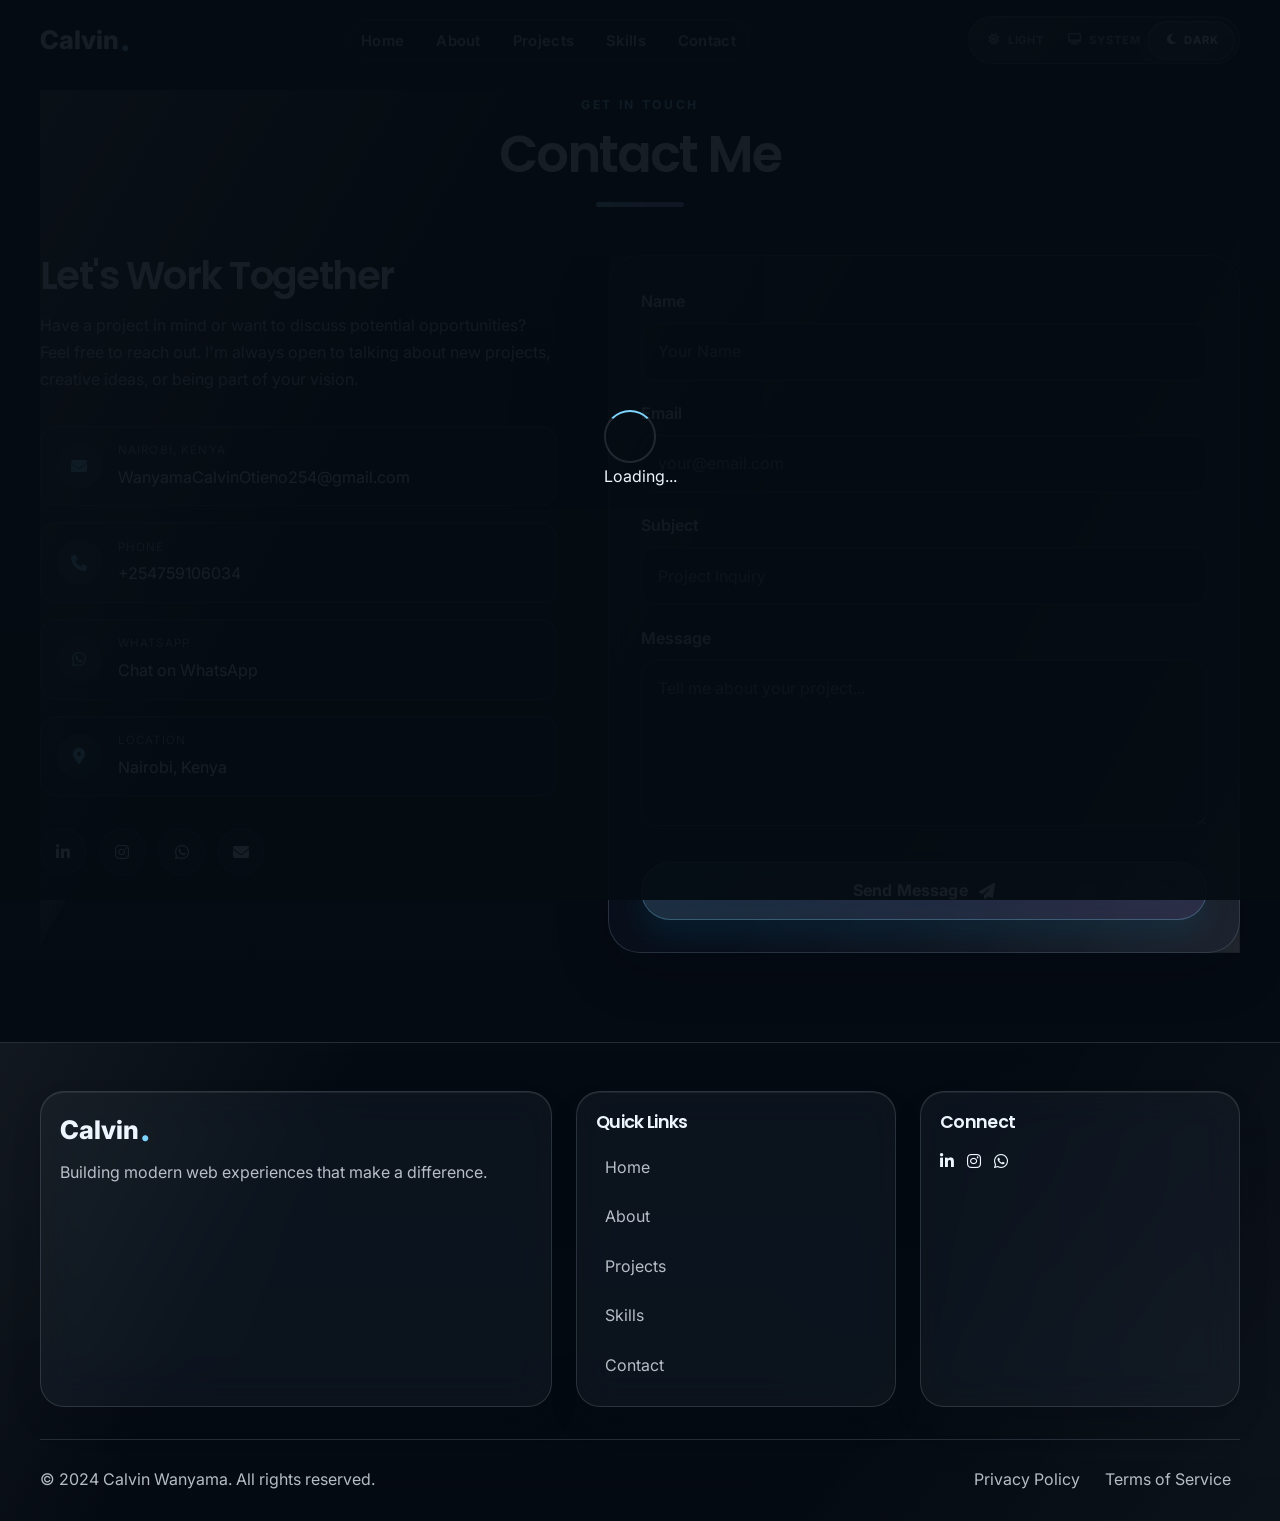
<file: contact.html>
<!DOCTYPE html>
<html lang="en" data-theme="dark">
<head>
    <meta charset="UTF-8">
    <meta name="viewport" content="width=device-width, initial-scale=1.0">
    <meta name="description" content="Get in touch with Calvin Wanyama for web product work, front-end builds, UI/UX collaboration, or digital experiences.">
    <meta name="keywords" content="contact, web developer, Calvin Wanyama, project inquiry, UI/UX, product collaboration">
    <meta name="author" content="Calvin Wanyama">
    <meta property="og:title" content="Contact | Calvin Wanyama">
    <meta property="og:description" content="Start a conversation about your next digital product, brand experience, or front-end build.">
    <title>Contact | Calvin Wanyama</title>
    <link rel="stylesheet" href="style.css">
    <link rel="preconnect" href="https://fonts.googleapis.com">
    <link rel="preconnect" href="https://fonts.gstatic.com" crossorigin>
    <link href="https://fonts.googleapis.com/css2?family=Inter:wght@300;400;500;600;700;800&family=Poppins:wght@300;400;500;600;700&display=swap" rel="stylesheet">
    <link rel="stylesheet" href="https://cdnjs.cloudflare.com/ajax/libs/font-awesome/6.5.1/css/all.min.css">
    <link rel="icon" type="image/svg+xml" href="data:image/svg+xml,<svg xmlns='http://www.w3.org/2000/svg' viewBox='0 0 100 100'><text y='.9em' font-size='90'>💻</text></svg>">
</head>
<body>
    <a href="login.html" id="admin-link" style="display:none;">Admin</a>
    <!-- Loading Screen -->
    <div class="loader" id="loader">
        <div class="loader-content">
            <div class="loader-circle"></div>
            <p>Loading...</p>
        </div>
    </div>

    <!-- Header -->
    <header class="header" id="header">
        <nav class="navbar">
            <div class="container">
                <a href="index.html" class="logo">
                    <span class="logo-text">Calvin</span>
                    <span class="logo-dot">.</span>
                </a>
                <div class="nav-menu" id="nav-menu">
                    <ul class="nav-list">
                        <li><a href="index.html" class="nav-link">Home</a></li>
                        <li><a href="about.html" class="nav-link">About</a></li>
                        <li><a href="projects.html" class="nav-link">Projects</a></li>
                        <li><a href="skills.html" class="nav-link">Skills</a></li>
                        <li><a href="contact.html" class="nav-link active">Contact</a></li>
                    </ul>
                </div>
                <div class="nav-actions">
                    <div class="theme-toggle" id="theme-toggle" role="group" aria-label="Select color theme">
                        <span class="theme-indicator" aria-hidden="true"></span>
                        <button class="theme-option" type="button" data-theme-option="light" aria-label="Light theme" aria-pressed="false">
                            <i class="fas fa-sun"></i>
                            <span>Light</span>
                        </button>
                        <button class="theme-option" type="button" data-theme-option="system" aria-label="System theme" aria-pressed="false">
                            <i class="fas fa-desktop"></i>
                            <span>System</span>
                        </button>
                        <button class="theme-option" type="button" data-theme-option="dark" aria-label="Dark theme" aria-pressed="false">
                            <i class="fas fa-moon"></i>
                            <span>Dark</span>
                        </button>
                    </div>
                    <button class="hamburger" id="hamburger" aria-label="Toggle navigation">
                        <span></span>
                        <span></span>
                        <span></span>
                        <span></span>
                    </button>
                </div>
            </div>
        </nav>
    </header>

    <!-- Contact Section -->
    <section class="contact" id="contact">
        <div class="container">
            <div class="section-header">
                <span class="section-subtitle">Get in touch</span>
                <h2 class="section-title">Contact Me</h2>
                <div class="section-line"></div>
            </div>
            <div class="contact-content">
                <div class="contact-info">
                    <h3>Let's Work Together</h3>
                    <p>
                        Have a project in mind or want to discuss potential opportunities? Feel free to reach out. I'm always open to talking about new projects, creative ideas, or being part of your vision.
                    </p>
                    <div class="contact-details">
                        <div class="contact-item">
                            <i class="fas fa-envelope"></i>
                            <div>
                                <span class="contact-label">Email</span>
                                <a href="mailto:WanyamaCalvinOtieno254@gmail.com">WanyamaCalvinOtieno254@gmail.com</a>
                            </div>
                        </div>
                        <div class="contact-item">
                            <i class="fas fa-phone"></i>
                            <div>
                                <span class="contact-label">Phone</span>
                                <a href="tel:+254759106034">+254759106034</a>
                            </div>
                        </div>
                        <div class="contact-item">
                            <i class="fab fa-whatsapp"></i>
                            <div>
                                <span class="contact-label">WhatsApp</span>
                                <a href="https://wa.link/qf2q41" target="_blank" rel="noopener noreferrer">Chat on WhatsApp</a>
                            </div>
                        </div>
                        <div class="contact-item">
                            <i class="fas fa-map-marker-alt"></i>
                            <div>
                                <span class="contact-label">Location</span>
                                <span>Nairobi, Kenya</span>
                            </div>
                        </div>
                    </div>
                    <div class="contact-social">
                        <a href="https://www.linkedin.com/in/calvin-wanyama-872535248" target="_blank" rel="noopener noreferrer" class="social-link" aria-label="LinkedIn">
                            <i class="fab fa-linkedin-in"></i>
                        </a>
                        <a href="https://www.instagram.com/onplug.8k" target="_blank" rel="noopener noreferrer" class="social-link" aria-label="Instagram">
                            <i class="fab fa-instagram"></i>
                        </a>
                        <a href="https://wa.link/qf2q41" target="_blank" rel="noopener noreferrer" class="social-link" aria-label="WhatsApp">
                            <i class="fab fa-whatsapp"></i>
                        </a>
                        <a href="https://mail.google.com/mail/?view=cm&fs=1&to=WanyamaCalvinOtieno254@gmail.com&su=Contact%20from%20Portfolio&body=Hello%20Calvin%2C%0A%0A" target="_blank" rel="noopener noreferrer" class="social-link" aria-label="Gmail">
                            <i class="fas fa-envelope"></i>
                        </a>
                    </div>
                </div>
                <form class="contact-form" id="contact-form">
                    <div class="form-group">
                        <label for="name">Name</label>
                        <input type="text" id="name" name="name" required placeholder="Your Name">
                    </div>
                    <div class="form-group">
                        <label for="email">Email</label>
                        <input type="email" id="email" name="email" required placeholder="your@email.com">
                    </div>
                    <div class="form-group">
                        <label for="subject">Subject</label>
                        <input type="text" id="subject" name="subject" required placeholder="Project Inquiry">
                    </div>
                    <div class="form-group">
                        <label for="message">Message</label>
                        <textarea id="message" name="message" rows="5" required placeholder="Tell me about your project..."></textarea>
                    </div>
                    <button type="submit" class="btn btn-primary">
                        <span>Send Message</span>
                        <i class="fas fa-paper-plane"></i>
                    </button>
                </form>
            </div>
        </div>
    </section>

    <!-- Footer -->
    <footer class="footer">
        <div class="container">
            <div class="footer-content">
                <div class="footer-brand">
                    <a href="index.html" class="logo">
                        <span class="logo-text">Calvin</span>
                        <span class="logo-dot">.</span>
                    </a>
                    <p>Building modern web experiences that make a difference.</p>
                </div>
                <div class="footer-links">
                    <h4>Quick Links</h4>
                    <ul>
                        <li><a href="index.html">Home</a></li>
                        <li><a href="about.html">About</a></li>
                        <li><a href="projects.html">Projects</a></li>
                        <li><a href="skills.html">Skills</a></li>
                        <li><a href="contact.html">Contact</a></li>
                    </ul>
                </div>
                <div class="footer-social">
                    <h4>Connect</h4>
                    <div class="social-links">
                        <a href="https://www.linkedin.com/in/calvin-wanyama-872535248" target="_blank" rel="noopener noreferrer" aria-label="LinkedIn">
                            <i class="fab fa-linkedin-in"></i>
                        </a>
                        <a href="https://www.instagram.com/onplug.8k" target="_blank" rel="noopener noreferrer" aria-label="Instagram">
                            <i class="fab fa-instagram"></i>
                        </a>
                        <a href="https://wa.link/qf2q41" target="_blank" rel="noopener noreferrer" aria-label="WhatsApp">
                            <i class="fab fa-whatsapp"></i>
                        </a>
                    </div>
                </div>
            </div>
            <div class="footer-bottom">
                <p>&copy; 2024 Calvin Wanyama. All rights reserved.</p>
                <div class="footer-legal">
                    <a href="#">Privacy Policy</a>
                    <a href="#">Terms of Service</a>
                </div>
            </div>
        </div>
    </footer>

    <!-- Back to Top Button -->
    <button class="back-to-top" id="back-to-top" aria-label="Back to top">
        <i class="fas fa-arrow-up"></i>
    </button>

    <script src="script.js"></script>
</body>
</html>
</file>
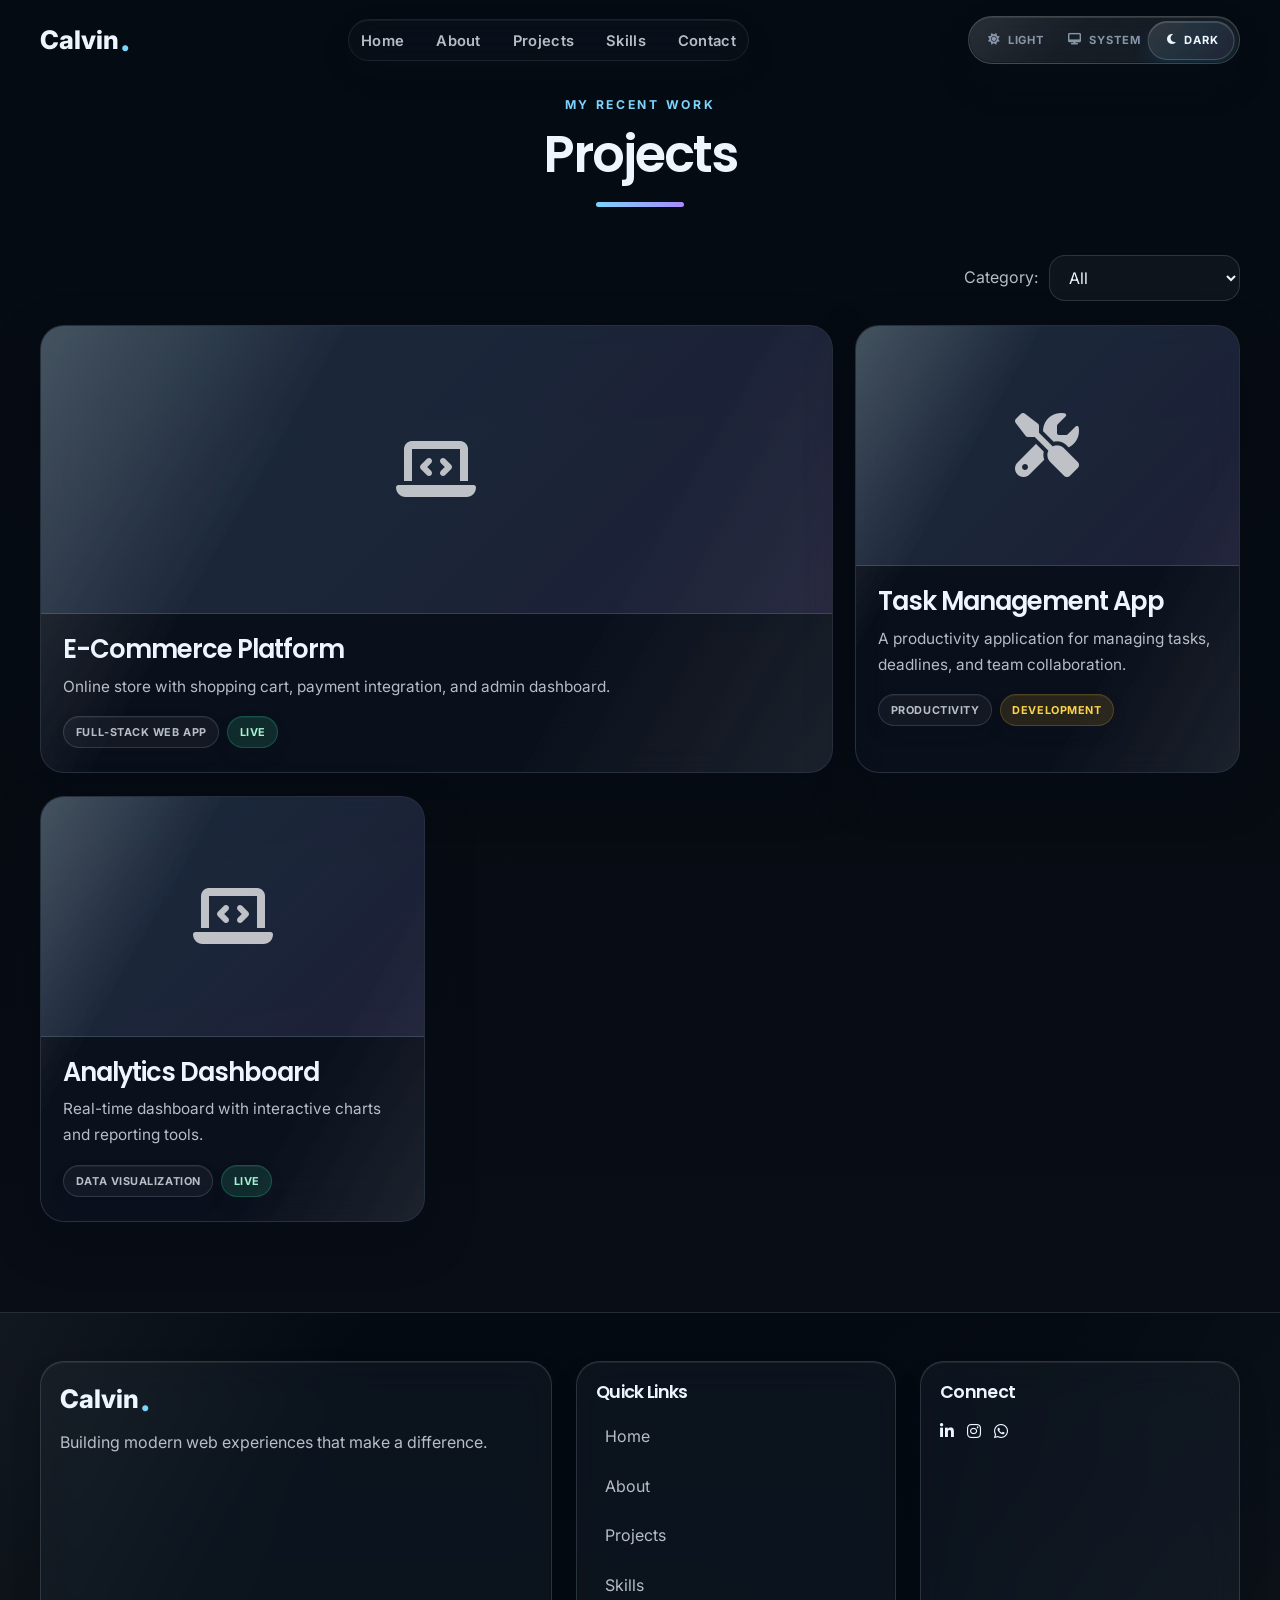
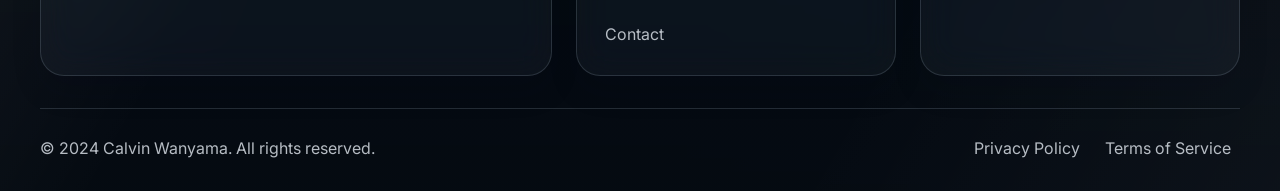
<file: projects.html>
<!DOCTYPE html>
<html lang="en" data-theme="dark">
<head>
    <meta charset="UTF-8">
    <meta name="viewport" content="width=device-width, initial-scale=1.0">
    <meta name="description" content="Selected work by Calvin Wanyama spanning product interfaces, web applications, and digital experiences built with a user-first approach.">
    <meta name="keywords" content="projects, web development portfolio, Calvin Wanyama, product design, frontend architecture">
    <meta name="author" content="Calvin Wanyama">
    <meta property="og:title" content="Selected Work | Calvin Wanyama">
    <meta property="og:description" content="A selection of product-driven digital builds and web experiences by Calvin Wanyama.">
    <title>Selected Work | Calvin Wanyama</title>
    <link rel="stylesheet" href="style.css">
    <link rel="preconnect" href="https://fonts.googleapis.com">
    <link rel="preconnect" href="https://fonts.gstatic.com" crossorigin>
    <link href="https://fonts.googleapis.com/css2?family=Inter:wght@300;400;500;600;700;800&family=Poppins:wght@300;400;500;600;700&display=swap" rel="stylesheet">
    <link rel="stylesheet" href="https://cdnjs.cloudflare.com/ajax/libs/font-awesome/6.5.1/css/all.min.css">
    <link rel="icon" type="image/svg+xml" href="data:image/svg+xml,<svg xmlns='http://www.w3.org/2000/svg' viewBox='0 0 100 100'><text y='.9em' font-size='90'>💻</text></svg>">
</head>
<body>
    <a href="login.html" id="admin-link" style="display:none;">Admin</a>
    <!-- Loading Screen -->
    <div class="loader" id="loader">
        <div class="loader-content">
            <div class="loader-circle"></div>
            <p>Loading...</p>
        </div>
    </div>

    <!-- Header -->
    <header class="header" id="header">
        <nav class="navbar">
            <div class="container">
                <a href="index.html" class="logo">
                    <span class="logo-text">Calvin</span>
                    <span class="logo-dot">.</span>
                </a>
                <div class="nav-menu" id="nav-menu">
                    <ul class="nav-list">
                        <li><a href="index.html" class="nav-link">Home</a></li>
                        <li><a href="about.html" class="nav-link">About</a></li>
                        <li><a href="projects.html" class="nav-link active">Projects</a></li>
                        <li><a href="skills.html" class="nav-link">Skills</a></li>
                        <li><a href="contact.html" class="nav-link">Contact</a></li>
                    </ul>
                </div>
                <div class="nav-actions">
                    <div class="theme-toggle" id="theme-toggle" role="group" aria-label="Select color theme">
                        <span class="theme-indicator" aria-hidden="true"></span>
                        <button class="theme-option" type="button" data-theme-option="light" aria-label="Light theme" aria-pressed="false">
                            <i class="fas fa-sun"></i>
                            <span>Light</span>
                        </button>
                        <button class="theme-option" type="button" data-theme-option="system" aria-label="System theme" aria-pressed="false">
                            <i class="fas fa-desktop"></i>
                            <span>System</span>
                        </button>
                        <button class="theme-option" type="button" data-theme-option="dark" aria-label="Dark theme" aria-pressed="false">
                            <i class="fas fa-moon"></i>
                            <span>Dark</span>
                        </button>
                    </div>
                    <button class="hamburger" id="hamburger" aria-label="Toggle navigation">
                        <span></span>
                        <span></span>
                        <span></span>
                        <span></span>
                    </button>
                </div>
            </div>
        </nav>
    </header>

    <!-- Projects Section -->
    <section class="projects" id="projects">
        <div class="container">
            <div class="section-header">
                <span class="section-subtitle">My recent work</span>
                <h2 class="section-title">Projects</h2>
                <div class="section-line"></div>
            </div>
            <div class="project-filter">
                <label for="filterType">Category:</label>
                <select id="filterType">
                    <option value="all">All</option>
                    <option value="Full‑stack web app">Full‑stack web app</option>
                    <option value="Productivity">Productivity</option>
                    <option value="Data visualization">Data visualization</option>
                </select>
            </div>

            <div class="projects-grid" id="projects-grid">
                <!-- cards will be rendered dynamically -->
            </div>        </div>
    </section>

    <!-- Footer -->
    <footer class="footer">
        <div class="container">
            <div class="footer-content">
                <div class="footer-brand">
                    <a href="index.html" class="logo">
                        <span class="logo-text">Calvin</span>
                        <span class="logo-dot">.</span>
                    </a>
                    <p>Building modern web experiences that make a difference.</p>
                </div>
                <div class="footer-links">
                    <h4>Quick Links</h4>
                    <ul>
                        <li><a href="index.html">Home</a></li>
                        <li><a href="about.html">About</a></li>
                        <li><a href="projects.html">Projects</a></li>
                        <li><a href="skills.html">Skills</a></li>
                        <li><a href="contact.html">Contact</a></li>
                    </ul>
                </div>
                <div class="footer-social">
                    <h4>Connect</h4>
                    <div class="social-links">
                        <a href="https://www.linkedin.com/in/calvin-wanyama-872535248" target="_blank" rel="noopener noreferrer" aria-label="LinkedIn">
                            <i class="fab fa-linkedin-in"></i>
                        </a>
                        <a href="https://www.instagram.com/onplug.8k" target="_blank" rel="noopener noreferrer" aria-label="Instagram">
                            <i class="fab fa-instagram"></i>
                        </a>
                        <a href="https://wa.link/qf2q41" target="_blank" rel="noopener noreferrer" aria-label="WhatsApp">
                            <i class="fab fa-whatsapp"></i>
                        </a>
                    </div>
                </div>
            </div>
            <div class="footer-bottom">
                <p>&copy; 2024 Calvin Wanyama. All rights reserved.</p>
                <div class="footer-legal">
                    <a href="#">Privacy Policy</a>
                    <a href="#">Terms of Service</a>
                </div>
            </div>
        </div>
    </footer>

    <!-- Back to Top Button -->
    <button class="back-to-top" id="back-to-top" aria-label="Back to top">
        <i class="fas fa-arrow-up"></i>
    </button>

    <script src="script.js"></script>
</body>
</html>
</file>
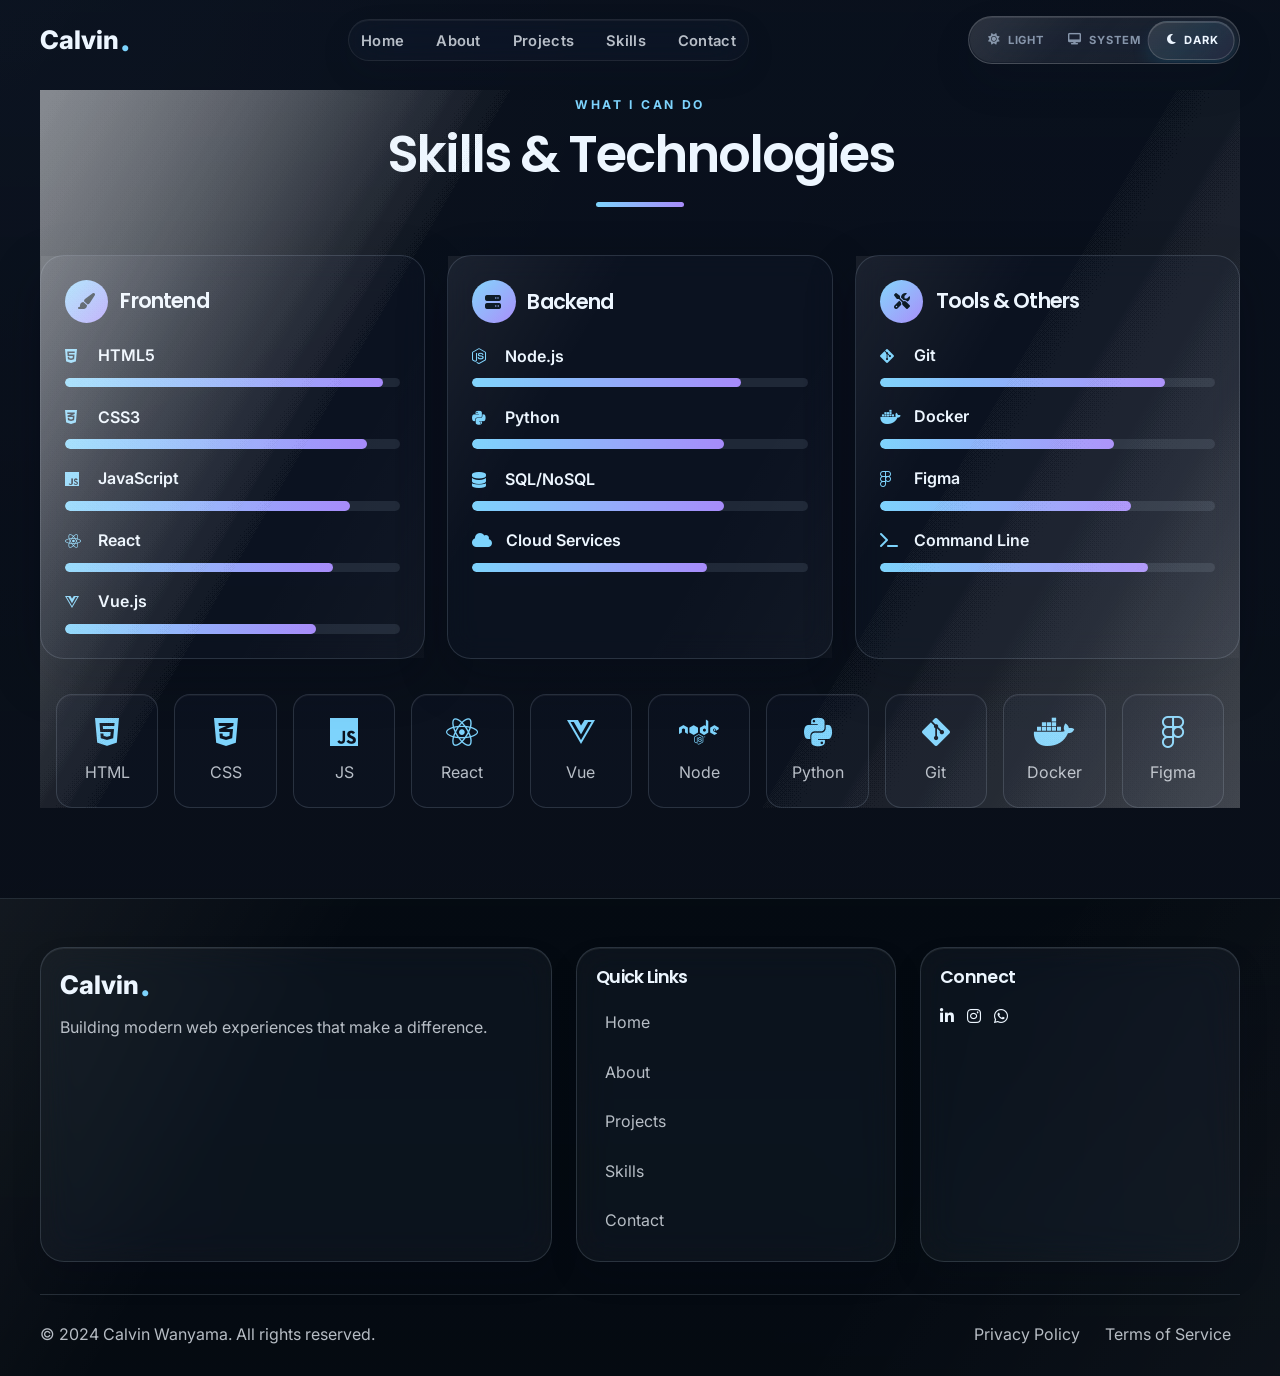
<file: skills.html>
<!DOCTYPE html>
<html lang="en" data-theme="dark">
<head>
    <meta charset="UTF-8">
    <meta name="viewport" content="width=device-width, initial-scale=1.0">
    <meta name="description" content="Technical strengths and product-focused skill stack for Calvin Wanyama, including frontend systems, backend workflows, and digital product execution.">
    <meta name="keywords" content="skills, stack, web development, frontend, backend, UI/UX, Calvin Wanyama">
    <meta name="author" content="Calvin Wanyama">
    <meta property="og:title" content="Skills & Technical Stack | Calvin Wanyama">
    <meta property="og:description" content="Frontend, UX, and product engineering capabilities across modern web technologies.">
    <title>Skills & Technical Stack | Calvin Wanyama</title>
    <link rel="stylesheet" href="style.css">
    <link rel="preconnect" href="https://fonts.googleapis.com">
    <link rel="preconnect" href="https://fonts.gstatic.com" crossorigin>
    <link href="https://fonts.googleapis.com/css2?family=Inter:wght@300;400;500;600;700;800&family=Poppins:wght@300;400;500;600;700&display=swap" rel="stylesheet">
    <link rel="stylesheet" href="https://cdnjs.cloudflare.com/ajax/libs/font-awesome/6.5.1/css/all.min.css">
    <link rel="icon" type="image/svg+xml" href="data:image/svg+xml,<svg xmlns='http://www.w3.org/2000/svg' viewBox='0 0 100 100'><text y='.9em' font-size='90'>💻</text></svg>">
</head>
<body>
    <a href="login.html" id="admin-link" style="display:none;">Admin</a>
    <!-- Loading Screen -->
    <div class="loader" id="loader">
        <div class="loader-content">
            <div class="loader-circle"></div>
            <p>Loading...</p>
        </div>
    </div>

    <!-- Header -->
    <header class="header" id="header">
        <nav class="navbar">
            <div class="container">
                <a href="index.html" class="logo">
                    <span class="logo-text">Calvin</span>
                    <span class="logo-dot">.</span>
                </a>
                <div class="nav-menu" id="nav-menu">
                    <ul class="nav-list">
                        <li><a href="index.html" class="nav-link">Home</a></li>
                        <li><a href="about.html" class="nav-link">About</a></li>
                        <li><a href="projects.html" class="nav-link">Projects</a></li>
                        <li><a href="skills.html" class="nav-link active">Skills</a></li>
                        <li><a href="contact.html" class="nav-link">Contact</a></li>
                    </ul>
                </div>
                <div class="nav-actions">
                    <div class="theme-toggle" id="theme-toggle" role="group" aria-label="Select color theme">
                        <span class="theme-indicator" aria-hidden="true"></span>
                        <button class="theme-option" type="button" data-theme-option="light" aria-label="Light theme" aria-pressed="false">
                            <i class="fas fa-sun"></i>
                            <span>Light</span>
                        </button>
                        <button class="theme-option" type="button" data-theme-option="system" aria-label="System theme" aria-pressed="false">
                            <i class="fas fa-desktop"></i>
                            <span>System</span>
                        </button>
                        <button class="theme-option" type="button" data-theme-option="dark" aria-label="Dark theme" aria-pressed="false">
                            <i class="fas fa-moon"></i>
                            <span>Dark</span>
                        </button>
                    </div>
                    <button class="hamburger" id="hamburger" aria-label="Toggle navigation">
                        <span></span>
                        <span></span>
                        <span></span>
                        <span></span>
                    </button>
                </div>
            </div>
        </nav>
    </header>

    <!-- Skills Section -->
    <section class="skills" id="skills">
        <div class="container">
            <div class="section-header">
                <span class="section-subtitle">What I can do</span>
                <h2 class="section-title">Skills & Technologies</h2>
                <div class="section-line"></div>
            </div>
            <div class="skills-content">
                <!-- Frontend -->
                <div class="skills-category">
                    <div class="category-header">
                        <i class="fas fa-paint-brush"></i>
                        <h3>Frontend</h3>
                    </div>
                    <div class="skills-list">
                        <div class="skill-item">
                            <div class="skill-info">
                                <i class="fab fa-html5"></i>
                                <span>HTML5</span>
                            </div>
                            <div class="skill-bar">
                                <div class="skill-progress" style="width: 95%"></div>
                            </div>
                        </div>
                        <div class="skill-item">
                            <div class="skill-info">
                                <i class="fab fa-css3-alt"></i>
                                <span>CSS3</span>
                            </div>
                            <div class="skill-bar">
                                <div class="skill-progress" style="width: 90%"></div>
                            </div>
                        </div>
                        <div class="skill-item">
                            <div class="skill-info">
                                <i class="fab fa-js"></i>
                                <span>JavaScript</span>
                            </div>
                            <div class="skill-bar">
                                <div class="skill-progress" style="width: 85%"></div>
                            </div>
                        </div>
                        <div class="skill-item">
                            <div class="skill-info">
                                <i class="fab fa-react"></i>
                                <span>React</span>
                            </div>
                            <div class="skill-bar">
                                <div class="skill-progress" style="width: 80%"></div>
                            </div>
                        </div>
                        <div class="skill-item">
                            <div class="skill-info">
                                <i class="fab fa-vuejs"></i>
                                <span>Vue.js</span>
                            </div>
                            <div class="skill-bar">
                                <div class="skill-progress" style="width: 75%"></div>
                            </div>
                        </div>
                    </div>
                </div>

                <!-- Backend -->
                <div class="skills-category">
                    <div class="category-header">
                        <i class="fas fa-server"></i>
                        <h3>Backend</h3>
                    </div>
                    <div class="skills-list">
                        <div class="skill-item">
                            <div class="skill-info">
                                <i class="fab fa-node-js"></i>
                                <span>Node.js</span>
                            </div>
                            <div class="skill-bar">
                                <div class="skill-progress" style="width: 80%"></div>
                            </div>
                        </div>
                        <div class="skill-item">
                            <div class="skill-info">
                                <i class="fab fa-python"></i>
                                <span>Python</span>
                            </div>
                            <div class="skill-bar">
                                <div class="skill-progress" style="width: 75%"></div>
                            </div>
                        </div>
                        <div class="skill-item">
                            <div class="skill-info">
                                <i class="fas fa-database"></i>
                                <span>SQL/NoSQL</span>
                            </div>
                            <div class="skill-bar">
                                <div class="skill-progress" style="width: 75%"></div>
                            </div>
                        </div>
                        <div class="skill-item">
                            <div class="skill-info">
                                <i class="fas fa-cloud"></i>
                                <span>Cloud Services</span>
                            </div>
                            <div class="skill-bar">
                                <div class="skill-progress" style="width: 70%"></div>
                            </div>
                        </div>
                    </div>
                </div>

                <!-- Tools -->
                <div class="skills-category">
                    <div class="category-header">
                        <i class="fas fa-tools"></i>
                        <h3>Tools & Others</h3>
                    </div>
                    <div class="skills-list">
                        <div class="skill-item">
                            <div class="skill-info">
                                <i class="fab fa-git-alt"></i>
                                <span>Git</span>
                            </div>
                            <div class="skill-bar">
                                <div class="skill-progress" style="width: 85%"></div>
                            </div>
                        </div>
                        <div class="skill-item">
                            <div class="skill-info">
                                <i class="fab fa-docker"></i>
                                <span>Docker</span>
                            </div>
                            <div class="skill-bar">
                                <div class="skill-progress" style="width: 70%"></div>
                            </div>
                        </div>
                        <div class="skill-item">
                            <div class="skill-info">
                                <i class="fab fa-figma"></i>
                                <span>Figma</span>
                            </div>
                            <div class="skill-bar">
                                <div class="skill-progress" style="width: 75%"></div>
                            </div>
                        </div>
                        <div class="skill-item">
                            <div class="skill-info">
                                <i class="fas fa-terminal"></i>
                                <span>Command Line</span>
                            </div>
                            <div class="skill-bar">
                                <div class="skill-progress" style="width: 80%"></div>
                            </div>
                        </div>
                    </div>
                </div>
            </div>

            <!-- Skills Icons -->
            <div class="skills-icons">
                <div class="skill-icon-item" title="HTML5">
                    <i class="fab fa-html5"></i>
                    <span>HTML</span>
                </div>
                <div class="skill-icon-item" title="CSS3">
                    <i class="fab fa-css3-alt"></i>
                    <span>CSS</span>
                </div>
                <div class="skill-icon-item" title="JavaScript">
                    <i class="fab fa-js"></i>
                    <span>JS</span>
                </div>
                <div class="skill-icon-item" title="React">
                    <i class="fab fa-react"></i>
                    <span>React</span>
                </div>
                <div class="skill-icon-item" title="Vue.js">
                    <i class="fab fa-vuejs"></i>
                    <span>Vue</span>
                </div>
                <div class="skill-icon-item" title="Node.js">
                    <i class="fab fa-node"></i>
                    <span>Node</span>
                </div>
                <div class="skill-icon-item" title="Python">
                    <i class="fab fa-python"></i>
                    <span>Python</span>
                </div>
                <div class="skill-icon-item" title="Git">
                    <i class="fab fa-git-alt"></i>
                    <span>Git</span>
                </div>
                <div class="skill-icon-item" title="Docker">
                    <i class="fab fa-docker"></i>
                    <span>Docker</span>
                </div>
                <div class="skill-icon-item" title="Figma">
                    <i class="fab fa-figma"></i>
                    <span>Figma</span>
                </div>
            </div>
        </div>
    </section>

    <!-- Footer -->
    <footer class="footer">
        <div class="container">
            <div class="footer-content">
                <div class="footer-brand">
                    <a href="index.html" class="logo">
                        <span class="logo-text">Calvin</span>
                        <span class="logo-dot">.</span>
                    </a>
                    <p>Building modern web experiences that make a difference.</p>
                </div>
                <div class="footer-links">
                    <h4>Quick Links</h4>
                    <ul>
                        <li><a href="index.html">Home</a></li>
                        <li><a href="about.html">About</a></li>
                        <li><a href="projects.html">Projects</a></li>
                        <li><a href="skills.html">Skills</a></li>
                        <li><a href="contact.html">Contact</a></li>
                    </ul>
                </div>
                <div class="footer-social">
                    <h4>Connect</h4>
                    <div class="social-links">
                        <a href="https://www.linkedin.com/in/calvin-wanyama-872535248" target="_blank" rel="noopener noreferrer" aria-label="LinkedIn">
                            <i class="fab fa-linkedin-in"></i>
                        </a>
                        <a href="https://www.instagram.com/onplug.8k" target="_blank" rel="noopener noreferrer" aria-label="Instagram">
                            <i class="fab fa-instagram"></i>
                        </a>
                        <a href="https://wa.link/qf2q41" target="_blank" rel="noopener noreferrer" aria-label="WhatsApp">
                            <i class="fab fa-whatsapp"></i>
                        </a>
                    </div>
                </div>
            </div>
            <div class="footer-bottom">
                <p>&copy; 2024 Calvin Wanyama. All rights reserved.</p>
                <div class="footer-legal">
                    <a href="#">Privacy Policy</a>
                    <a href="#">Terms of Service</a>
                </div>
            </div>
        </div>
    </footer>

    <!-- Back to Top Button -->
    <button class="back-to-top" id="back-to-top" aria-label="Back to top">
        <i class="fas fa-arrow-up"></i>
    </button>

    <script src="script.js"></script>
</body>
</html>
</file>
<file: style.css>
:root {
    --bg-primary: #050b12;
    --bg-secondary: #0b1220;
    --bg-tertiary: #121d2d;
    --bg-strong: #0d1728;
    --surface-glass-subtle: rgba(255, 255, 255, 0.04);
    --surface-glass: rgba(148, 163, 184, 0.12);
    --surface-glass-strong: rgba(15, 23, 42, 0.72);
    --surface-soft: rgba(255, 255, 255, 0.06);
    --surface-panel: rgba(15, 23, 42, 0.40);
    --surface-strong: rgba(255, 255, 255, 0.08);
    --surface-elevated: rgba(15, 23, 42, 0.58);
    --card-bg: rgba(15, 23, 42, 0.7);
    --primary-color: #7dd3fc;
    --primary-dark: #38bdf8;
    --secondary-color: #a78bfa;
    --accent-strong: #34d399;
    --text-primary: #edf6ff;
    --text-secondary: rgba(226, 232, 240, 0.8);
    --text-muted: rgba(148, 163, 184, 0.9);
    --text-light: #cbd5e1;
    --border-color: rgba(148, 163, 184, 0.22);
    --border-strong: rgba(255, 255, 255, 0.26);
    --shadow-soft: 0 18px 50px rgba(2, 6, 23, 0.28);
    --shadow-glass: 0 30px 80px rgba(15, 23, 42, 0.5);
    --glass-highlight-opacity: 0.12;
    --glass-reflection-opacity: 0.08;
    --glass-glow-opacity: 0.06;
    --ambient-light-opacity: 0.08;
    --hero-light-opacity: 0.12;
    --surface-highlight-opacity: 0.09;
    --specular-opacity: 0.09;
    --hero-grad1: rgba(125, 211, 252, 0.14);
    --hero-grad2: rgba(167, 139, 250, 0.08);
    --section-padding: clamp(4.5rem, 7vw, 7rem) 0;
    --container-width: min(1200px, calc(100% - 2rem));
    --font-primary: 'Poppins', sans-serif;
    --font-secondary: 'Inter', sans-serif;
    --transition-fast: 0.2s ease;
    --transition-normal: 0.35s cubic-bezier(0.22, 1, 0.36, 1);
    --transition-slow: 0.55s cubic-bezier(0.22, 1, 0.36, 1);
    --radius-sm: 10px;
    --radius-md: 16px;
    --radius-lg: 24px;
    --radius-xl: 32px;
    --radius-full: 999px;
}

html[data-theme="light"] {
    --bg-primary: #f4f7fb;
    --bg-secondary: #eef3f9;
    --bg-tertiary: #e7edf6;
    --bg-strong: #f9fbff;
    --surface-glass-subtle: rgba(255, 255, 255, 0.20);
    --surface-glass: rgba(255, 255, 255, 0.38);
    --surface-glass-strong: rgba(255, 255, 255, 0.52);
    --surface-soft: rgba(15, 23, 42, 0.04);
    --surface-panel: rgba(255, 255, 255, 0.62);
    --surface-strong: rgba(255, 255, 255, 0.72);
    --surface-elevated: rgba(255, 255, 255, 0.66);
    --card-bg: rgba(255, 255, 255, 0.58);
    --primary-color: #2563eb;
    --primary-dark: #1d4ed8;
    --secondary-color: #7c3aed;
    --accent-strong: #0f766e;
    --text-primary: #141c2b;
    --text-secondary: #415366;
    --text-muted: #66758a;
    --text-light: #4b5d73;
    --border-color: rgba(15, 23, 42, 0.11);
    --border-strong: rgba(15, 23, 42, 0.18);
    --shadow-soft: 0 18px 50px rgba(15, 23, 42, 0.08);
    --shadow-glass: 0 32px 80px rgba(15, 23, 42, 0.12);
    --glass-highlight-opacity: 0.08;
    --glass-reflection-opacity: 0.05;
    --glass-glow-opacity: 0.04;
    --ambient-light-opacity: 0.04;
    --hero-light-opacity: 0.08;
    --surface-highlight-opacity: 0.05;
    --specular-opacity: 0.06;
    --hero-grad1: rgba(37, 99, 235, 0.08);
    --hero-grad2: rgba(124, 58, 237, 0.05);
    --hero-bg: radial-gradient(circle at 15% 18%, rgba(37, 99, 235, 0.08), transparent 30%),
        radial-gradient(circle at 80% 10%, rgba(124, 58, 237, 0.06), transparent 26%),
        linear-gradient(135deg, rgba(255, 255, 255, 0.72), rgba(238, 243, 249, 0.88));
}

* { box-sizing: border-box; margin: 0; padding: 0; }
html {
    scroll-behavior: smooth;
    scroll-padding-top: 88px;
}

body {
    font-family: var(--font-secondary);
    font-size: 16px;
    line-height: 1.7;
    color: var(--text-primary);
    background:
        radial-gradient(circle at top left, rgba(125, 211, 252, 0.07), transparent 32%),
        radial-gradient(circle at bottom right, rgba(167, 139, 250, 0.06), transparent 28%),
        var(--bg-primary);
    overflow-x: hidden;
    transition: background-color var(--transition-slow), color var(--transition-slow);
}

html[data-theme="light"] body {
    background:
        radial-gradient(circle at 10% 12%, rgba(37, 99, 235, 0.05), transparent 28%),
        radial-gradient(circle at 82% 16%, rgba(124, 58, 237, 0.04), transparent 24%),
        linear-gradient(180deg, #f6f9fc 0%, #edf3f9 100%);
}

body::before {
    content: "";
    position: fixed;
    inset: 0;
    pointer-events: none;
    background:
        linear-gradient(120deg, rgba(255,255,255,0.015), transparent 35%, rgba(255,255,255,0.008));
    z-index: 0;
}

h1, h2, h3, h4, h5, h6 {
    font-family: var(--font-primary);
    font-weight: 600;
    line-height: 1.08;
    letter-spacing: -0.04em;
    color: var(--text-primary);
}

a { text-decoration: none; color: inherit; }
ul { list-style: none; }
img { max-width: 100%; display: block; }
button, input, textarea, select { font: inherit; }
button {
    cursor: pointer;
    border: none;
    background: none;
}

.glass-panel,
.glass-surface,
.glass-chip,
.glass-floating {
    position: relative;
    background: linear-gradient(180deg, rgba(255,255,255,0.08), rgba(255,255,255,0.02));
    border: 1px solid var(--border-color);
    box-shadow: var(--shadow-soft);
    backdrop-filter: blur(18px) saturate(140%);
    -webkit-backdrop-filter: blur(18px) saturate(140%);
    overflow: hidden;
}

.glass-panel::before,
.glass-surface::before,
.glass-chip::before,
.glass-floating::before,
.project-card::before,
.skills-category::before,
.contact-form::before,
.contact-item::before,
.highlight-item::before,
.skill-icon-item::before,
.hero-meta span::before,
.tech-tag::before {
    content: "";
    position: absolute;
    inset: 0;
    background: linear-gradient(120deg, rgba(255,255,255,0.10), transparent 30%, transparent 68%, rgba(255,255,255,0.04));
    pointer-events: none;
    opacity: 0.68;
}

:focus-visible {
    outline: 2px solid var(--primary-color);
    outline-offset: 3px;
}

.container {
    width: var(--container-width);
    margin: 0 auto;
    position: relative;
    z-index: 1;
}

.section-subtitle {
    display: inline-block;
    margin-bottom: 0.75rem;
    font-size: 0.76rem;
    letter-spacing: 0.22em;
    text-transform: uppercase;
    color: var(--primary-color);
    font-weight: 700;
}

.section-title {
    font-size: clamp(2.2rem, 4vw, 3.5rem);
    margin-bottom: 1.2rem;
}

.section-line {
    width: clamp(4rem, 9vw, 5.5rem);
    height: 0.3rem;
    background: linear-gradient(90deg, var(--primary-color), var(--secondary-color));
    border-radius: 999px;
    margin: 0 auto 2.8rem;
}

.btn {
    display: inline-flex;
    align-items: center;
    justify-content: center;
    gap: 0.7rem;
    min-height: 3.2rem;
    padding: 0.9rem 1.6rem;
    border-radius: var(--radius-full);
    border: 1px solid rgba(255,255,255,0.12);
    font-weight: 700;
    letter-spacing: 0.01em;
    transition: transform var(--transition-normal), box-shadow var(--transition-normal), border-color var(--transition-normal), background var(--transition-normal), color var(--transition-normal);
    will-change: transform;
}

.btn:hover {
    transform: translateY(-2px);
    box-shadow: 0 18px 35px rgba(14, 165, 233, 0.18);
}

.btn-primary {
    background: linear-gradient(135deg, rgba(125, 211, 252, 0.16), rgba(167, 139, 250, 0.12));
    color: var(--text-primary);
    border-color: rgba(125, 211, 252, 0.28);
    box-shadow: 0 16px 30px rgba(14, 165, 233, 0.09);
    backdrop-filter: blur(12px);
    -webkit-backdrop-filter: blur(12px);
}

.btn-secondary {
    background: var(--surface-panel);
    color: var(--text-primary);
    border-color: var(--border-color);
    box-shadow: inset 0 1px 0 rgba(255,255,255,0.08);
}

html[data-theme="light"] .btn-primary {
    background: linear-gradient(135deg, rgba(37, 99, 235, 0.10), rgba(124, 58, 237, 0.08));
    border-color: rgba(37, 99, 235, 0.12);
    color: #11233f;
    box-shadow: 0 18px 30px rgba(37, 99, 235, 0.06);
}

html[data-theme="light"] .btn-secondary {
    background: rgba(255,255,255,0.42);
    border-color: rgba(15, 23, 42, 0.08);
    color: var(--text-primary);
    box-shadow: inset 0 1px 0 rgba(255,255,255,0.55);
}

.loader {
    position: fixed;
    inset: 0;
    display: grid;
    place-items: center;
    background: rgba(5, 11, 18, 0.92);
    z-index: 9999;
    transition: opacity 0.6s ease, visibility 0.6s ease;
}

.loader.hidden {
    opacity: 0;
    visibility: hidden;
}

.loader-circle {
    width: 3.3rem;
    height: 3.3rem;
    border: 2px solid rgba(255,255,255,0.12);
    border-top-color: var(--primary-color);
    border-radius: 50%;
    animation: spin 0.9s linear infinite;
}

@keyframes spin { to { transform: rotate(360deg); } }

.header {
    position: fixed;
    inset: 0 0 auto 0;
    z-index: 1000;
    transition: background var(--transition-normal), border-color var(--transition-normal), backdrop-filter var(--transition-normal);
}

.header.scrolled {
    background: rgba(5, 11, 18, 0.55);
    backdrop-filter: blur(18px);
    -webkit-backdrop-filter: blur(18px);
    border-bottom: 1px solid var(--border-color);
}

html[data-theme="light"] .header.scrolled {
    background: rgba(255, 255, 255, 0.56);
    border-bottom-color: rgba(15, 23, 42, 0.08);
    box-shadow: 0 10px 30px rgba(15, 23, 42, 0.06);
}

.navbar {
    padding: 1rem 0;
}

.navbar .container {
    display: flex;
    align-items: center;
    justify-content: space-between;
    gap: 1rem;
}

.logo {
    display: inline-flex;
    align-items: center;
    gap: 0.1rem;
    font-size: clamp(1.5rem, 2vw, 2rem);
    font-weight: 800;
    line-height: 1;
}

.logo-text {
    color: var(--text-primary);
}

.logo-dot {
    color: var(--primary-color);
    font-size: 1.3em;
}

.nav-menu {
    display: flex;
    align-items: center;
    gap: 3rem;
    background: rgba(255,255,255,0.02);
    border: 1px solid rgba(255,255,255,0.08);
    border-radius: var(--radius-full);
    padding: 0.4rem 0.75rem;
    backdrop-filter: blur(18px)
    saturate(140%);
    -webkit-backdrop-filter: blur(18px) saturate(140%);
    box-shadow: inset 0 1px 0 rgba(255,255,255,0.05), 0 12px 30px rgba(15, 23, 42, 0.12);
}

.nav-list {
    display: flex;
    align-items: center;
    gap: 2rem;
}

.nav-link {
    position: relative;
    padding: 0.35rem 0;
    font-size: 0.92rem;
    color: var(--text-secondary);
    font-weight: 600;
    letter-spacing: 0.02em;
    transition: color var(--transition-fast);
}

.nav-link::after {
    content: "";
    position: absolute;
    left: 0;
    bottom: -0.2rem;
    width: 0;
    height: 2px;
    background: linear-gradient(90deg, var(--primary-color), var(--secondary-color));
    transition: width var(--transition-normal);
}

.nav-link:hover, .nav-link.active {
    color: var(--text-primary);
}

.nav-link:hover::after, .nav-link.active::after {
    width: 100%;
}

.nav-actions {
    display: flex;
    align-items: center;
    gap: 0.75rem;
}

.theme-toggle,
.social-link,
.back-to-top,
.scroll-down {
    display: inline-flex;
    align-items: center;
    justify-content: center;
    border-radius: var(--radius-full);
    border: 1px solid var(--border-color);
    background: rgba(255,255,255,0.04);
    color: var(--text-primary);
    backdrop-filter: blur(14px);
    -webkit-backdrop-filter: blur(14px);
    transition: transform var(--transition-normal), background var(--transition-normal), border-color var(--transition-normal), box-shadow var(--transition-normal);
}

.theme-toggle {
    --mouse-x: 50%;
    --mouse-y: 50%;
    position: relative;
    display: inline-flex;
    align-items: center;
    gap: 0.2rem;
    padding: 0.24rem;
    min-height: 3rem;
    border-radius: var(--radius-full);
    border: 1px solid rgba(255, 255, 255, 0.2);
    background: linear-gradient(135deg, rgba(255,255,255,0.08), rgba(255,255,255,0.03));
    box-shadow: inset 0 1px 0 rgba(255,255,255,0.14), 0 18px 40px rgba(15, 23, 42, 0.12);
    backdrop-filter: blur(20px) saturate(140%);
    -webkit-backdrop-filter: blur(20px) saturate(140%);
    overflow: hidden;
    isolation: isolate;
    transition: transform var(--transition-normal), box-shadow var(--transition-normal), border-color var(--transition-normal), background var(--transition-normal);
}

.theme-toggle::before {
    content: "";
    position: absolute;
    inset: 1px;
    border-radius: inherit;
    background: linear-gradient(135deg, rgba(255,255,255,0.08), rgba(255,255,255,0.02) 39%, rgba(255,255,255,0.04));
    pointer-events: none;
}

.theme-toggle::after {
    content: "";
    position: absolute;
    inset: -30%;
    background: radial-gradient(circle at var(--mouse-x) var(--mouse-y), rgba(255,255,255,0.14), transparent 28%);
    opacity: 0;
    transition: opacity 0.3s ease;
    pointer-events: none;
}

.theme-toggle:hover {
    transform: translateY(-2px);
    box-shadow: inset 0 1px 0 rgba(255,255,255,0.18), 0 20px 48px rgba(15, 23, 42, 0.2);
}

.theme-toggle:hover::after,
.theme-toggle:focus-within::after {
    opacity: 1;
}

.theme-indicator {
    position: absolute;
    left: 0.22rem;
    top: 0.22rem;
    bottom: 0.22rem;
    width: calc(33.333% - 0.16rem);
    border-radius: var(--radius-full);
    background: linear-gradient(135deg, rgba(255,255,255,0.12), rgba(125, 211, 252, 0.12), rgba(167, 139, 250, 0.08));
    border: 1px solid rgba(255,255,255,0.16);
    box-shadow: inset 0 1px 0 rgba(255,255,255,0.14), 0 10px 18px rgba(14, 165, 233, 0.12);
    transition: transform 360ms cubic-bezier(0.22, 1, 0.36, 1), width 360ms ease;
    z-index: 0;
}

.theme-option {
    position: relative;
    z-index: 1;
    display: inline-flex;
    align-items: center;
    justify-content: center;
    gap: 0.45rem;
    flex: 1 1 0;
    min-width: 3.2rem;
    min-height: 2.4rem;
    padding: 0.55rem 0.78rem;
    border: none;
    background: transparent;
    border-radius: var(--radius-full);
    color: var(--text-muted);
    font-size: 0.7rem;
    font-weight: 700;
    letter-spacing: 0.08em;
    text-transform: uppercase;
    transition: color var(--transition-fast), opacity var(--transition-fast), transform var(--transition-fast);
}

.theme-option i {
    font-size: 0.72rem;
    color: inherit;
}

.theme-option span {
    white-space: nowrap;
}

.theme-option.is-active {
    color: var(--text-primary);
}

.theme-option:not(.is-active):hover {
    color: var(--text-primary);
}

.theme-toggle:hover, .social-link:hover, .back-to-top:hover, .scroll-down:hover {
    transform: translateY(-2px);
    background: rgba(125, 211, 252, 0.12);
    border-color: rgba(125, 211, 252, 0.4);
    box-shadow: 0 12px 30px rgba(14, 165, 233, 0.14);
}

@media (max-width: 768px) {
    .theme-toggle {
        min-height: 2.8rem;
    }

    .theme-option {
        min-width: 2.8rem;
        padding-inline: 0.5rem;
    }

    .theme-option span {
        display: none;
    }
}

@media (prefers-reduced-motion: reduce) {
    .theme-toggle,
    .theme-toggle::after,
    .theme-indicator,
    .theme-option {
        transition: none !important;
    }
}

.hamburger {
    display: none;
    position: relative;
    width: 2.5rem;
    height: 2.5rem;
    border-radius: 50%;
    border: 1px solid var(--border-color);
    background: rgba(255, 255, 255, 0.04);
}

.hamburger span {
    position: absolute;
    left: 0.7rem;
    width: 1.1rem;
    height: 2px;
    border-radius: 999px;
    background: var(--text-primary);
    transition: transform var(--transition-normal), opacity var(--transition-normal), top var(--transition-normal);
}

.hamburger span:nth-child(1) { top: 0.78rem; }
.hamburger span:nth-child(2), .hamburger span:nth-child(3) { top: 1.15rem; }
.hamburger span:nth-child(4) { top: 1.52rem; }

.hamburger.active span:nth-child(1), .hamburger.active span:nth-child(4) { opacity: 0; }
.hamburger.active span:nth-child(2) { transform: rotate(45deg); }
.hamburger.active span:nth-child(3) { transform: rotate(-45deg); }

.hero {
    position: relative;
    min-height: 100vh;
    display: flex;
    align-items: center;
    overflow: hidden;
    padding-top: 5.5rem;
    background:
        radial-gradient(circle at 15% 20%, rgba(125, 211, 252, 0.08), transparent 30%),
        radial-gradient(circle at 80% 16%, rgba(167, 139, 250, 0.09), transparent 28%),
        linear-gradient(120deg, rgba(11, 18, 32, 0.94), rgba(5, 11, 18, 0.98));
}

html[data-theme="light"] .hero {
    background: var(--hero-bg);
}

.hero::before,
.hero::after {
    content: "";
    position: absolute;
    border-radius: 50%;
    filter: blur(10px);
    opacity: 0.75;
    pointer-events: none;
}

.hero::before {
    right: -7rem;
    top: -7rem;
    width: 30rem;
    height: 30rem;
    background: radial-gradient(circle, rgba(125, 211, 252, 0.10), transparent 62%);
    animation: float 18s ease-in-out infinite;
}

.hero::after {
    left: -8rem;
    bottom: -9rem;
    width: 28rem;
    height: 28rem;
    background: radial-gradient(circle, rgba(167, 139, 250, 0.08), transparent 62%);
    animation: float 22s ease-in-out infinite reverse;
}

@keyframes float {
    0%, 100% { transform: translate3d(0,0,0) scale(1); }
    50% { transform: translate3d(25px, 18px, 0) scale(1.06); }
}

.hero-content {
    display: grid;
    grid-template-columns: minmax(0, 1.3fr) minmax(260px, 0.9fr);
    align-items: center;
    gap: clamp(2rem, 4vw, 5rem);
    min-height: 80vh;
}

.hero-text {
    max-width: 42rem;
}

.hero-greeting {
    display: inline-flex;
    align-items: center;
    gap: 0.7rem;
    margin-bottom: 1rem;
    font-size: 0.82rem;
    font-weight: 700;
    letter-spacing: 0.2em;
    text-transform: uppercase;
    color: var(--primary-color);
}

.hero-greeting::before {
    content: "";
    width: 2.2rem;
    height: 1px;
    background: linear-gradient(90deg, var(--primary-color), transparent);
}

.hero-name {
    font-size: clamp(3.4rem, 7vw, 6.2rem);
    line-height: 0.92;
    letter-spacing: -0.09em;
    margin-bottom: 1rem;
}

.name-part {
    display: block;
}

.name-part:last-child {
    opacity: 0.8;
}

.hero-title {
    display: flex;
    align-items: center;
    gap: 1rem;
    margin-bottom: 1.25rem;
    font-size: clamp(1.1rem, 2vw, 1.7rem);
    color: var(--text-secondary);
    font-weight: 600;
}

.hero-title::before {
    content: "";
    width: 3rem;
    height: 2px;
    border-radius: 999px;
    background: linear-gradient(90deg, var(--primary-color), transparent);
}

.hero-description {
    max-width: 38rem;
    font-size: 1.08rem;
    color: var(--text-secondary);
    margin-bottom: 1.8rem;
}

.hero-meta {
    display: flex;
    flex-wrap: wrap;
    gap: 0.8rem;
    margin-bottom: 1.8rem;
}

.hero-meta span {
    display: inline-flex;
    align-items: center;
    padding: 0.45rem 0.8rem;
    border-radius: var(--radius-full);
    background: var(--surface-glass-subtle);
    border: 1px solid var(--border-color);
    box-shadow: inset 0 1px 0 rgba(255,255,255,0.08), 0 8px 22px rgba(15, 23, 42, 0.10);
    color: var(--text-secondary);
    font-size: 0.75rem;
    font-weight: 600;
    letter-spacing: 0.08em;
    text-transform: uppercase;
}

.hero-cta {
    display: flex;
    flex-wrap: wrap;
    gap: 1rem;
    margin-bottom: 2rem;
}

.hero-social {
    display: flex;
    flex-wrap: wrap;
    gap: 0.9rem;
}

.social-link {
    width: 2.9rem;
    height: 2.9rem;
    font-size: 1rem;
}

.hero-image-container {
    position: relative;
    justify-self: center;
    width: min(100%, 27rem);
}

.hero-image-wrapper {
    position: relative;
    overflow: hidden;
    border: 1px solid rgba(255,255,255,0.12);
    border-radius: 2rem 2rem 4rem 2rem;
    box-shadow: var(--shadow-glass);
    background: linear-gradient(135deg, rgba(255,255,255,0.07), rgba(125,211,252,0.06));
    backdrop-filter: blur(18px);
    -webkit-backdrop-filter: blur(18px);
    aspect-ratio: 1;
}

.hero-image-wrapper::before {
    content: "";
    position: absolute;
    inset: 1rem 1rem auto auto;
    width: 6rem;
    height: 6rem;
    border-radius: 50%;
    background: radial-gradient(circle, rgba(255,255,255,0.14), transparent 72%);
    filter: blur(8px);
}

.hero-image-wrapper img {
    width: 100%;
    height: 100%;
    object-fit: cover;
    object-position: center top;
    filter: saturate(1.08) contrast(1.06);
}

.hero-image-bg {
    position: absolute;
    inset: 1.1rem auto auto 1.1rem;
    width: 100%;
    height: 100%;
    border-radius: 2rem 2rem 4rem 2rem;
    background: linear-gradient(135deg, rgba(125,211,252,.28), rgba(167,139,250,.2));
    z-index: -1;
    transform: translate(0.9rem, 0.9rem);
}

.scroll-down {
    position: absolute;
    left: 50%;
    bottom: 2rem;
    width: 2.8rem;
    height: 2.8rem;
    transform: translateX(-50%);
}

.about, .projects, .skills, .contact {
    position: relative;
    z-index: 1;
    padding-top: clamp(7rem, 12vw, 10rem);
}

.about, .skills {
    background: linear-gradient(180deg, rgba(11,18,32,0.8), rgba(10,16,26,0.94));
}

html[data-theme="light"] .about,
html[data-theme="light"] .skills,
html[data-theme="light"] .projects,
html[data-theme="light"] .contact {
    background: linear-gradient(180deg, rgba(255,255,255,0.20), rgba(238,243,249,0.96));
}

.about { padding-bottom: var(--section-padding); }

.section-header {
    text-align: center;
    margin-bottom: 3rem;
}

.about-content {
    display: grid;
    grid-template-columns: minmax(0, 0.8fr) minmax(0, 1.2fr);
    gap: clamp(2rem, 4vw, 4rem);
    align-items: center;
}

.about-image {
    display: flex;
    justify-content: center;
}

.image-card {
    position: relative;
    width: min(100%, 19rem);
    aspect-ratio: 0.82;
    background: linear-gradient(135deg, rgba(125,211,252,.18), rgba(167,139,250,.16));
    border: 1px solid var(--border-color);
    border-radius: var(--radius-xl);
    padding: 0.9rem;
    box-shadow: var(--shadow-soft);
}

.image-card-inner {
    width: 100%;
    height: 100%;
    display: grid;
    place-items: center;
    border-radius: calc(var(--radius-xl) - 0.5rem);
    background: var(--surface-panel);
    border: 1px solid rgba(255,255,255,0.04);
    font-size: clamp(4rem, 11vw, 7rem);
    color: var(--primary-color);
}

html[data-theme="light"] .image-card,
html[data-theme="light"] .image-card-inner {
    box-shadow: var(--shadow-soft);
    border-color: rgba(15, 23, 42, 0.08);
}

.about-text h3 {
    font-size: clamp(1.8rem, 2vw, 2.4rem);
    margin-bottom: 1rem;
}

.about-text p {
    color: var(--text-secondary);
    margin-bottom: 1.3rem;
}

.about-highlights {
    display: grid;
    grid-template-columns: repeat(2, minmax(0, 1fr));
    gap: 1rem;
    margin: 2rem 0;
}

.highlight-item {
    display: flex;
    align-items: center;
    gap: 0.85rem;
    padding: 0.9rem 1rem;
    border-radius: var(--radius-md);
    background: var(--surface-panel);
    border: 1px solid var(--border-color);
    box-shadow: inset 0 1px 0 rgba(255,255,255,0.06);
    backdrop-filter: blur(12px);
    -webkit-backdrop-filter: blur(12px);
}

.highlight-item i {
    width: 2.2rem;
    height: 2.2rem;
    display: grid;
    place-items: center;
    border-radius: 50%;
    background: linear-gradient(135deg, var(--primary-color), var(--secondary-color));
    color: #03111d;
    font-size: 0.9rem;
}

.projects {
    background: linear-gradient(180deg, rgba(5,11,18,1), rgba(9,14,22,0.94));
    padding: var(--section-padding);
}

.projects-grid {
    display: grid;
    grid-template-columns: repeat(12, minmax(0, 1fr));
    gap: 1.4rem;
}

.project-card {
    grid-column: span 4;
    position: relative;
    overflow: hidden;
    border-radius: var(--radius-lg);
    background: var(--surface-panel);
    border: 1px solid var(--border-color);
    box-shadow: var(--shadow-soft);
    backdrop-filter: blur(16px);
    -webkit-backdrop-filter: blur(16px);
    transition: transform var(--transition-normal), border-color var(--transition-normal), box-shadow var(--transition-normal);
}

html[data-theme="light"] .project-card,
html[data-theme="light"] .skills-category,
html[data-theme="light"] .contact-form,
html[data-theme="light"] .highlight-item,
html[data-theme="light"] .contact-item,
html[data-theme="light"] .skill-icon-item,
html[data-theme="light"] .footer,
html[data-theme="light"] .project-filter select,
html[data-theme="light"] .form-group input,
html[data-theme="light"] .form-group textarea,
html[data-theme="light"] .nav-menu,
html[data-theme="light"] .header.scrolled {
    background: var(--surface-panel);
    border-color: var(--border-color);
    box-shadow: var(--shadow-soft);
}

html[data-theme="light"] .project-card:hover,
html[data-theme="light"] .skill-icon-item:hover,
html[data-theme="light"] .social-link:hover,
html[data-theme="light"] .theme-toggle:hover {
    box-shadow: 0 20px 40px rgba(15, 23, 42, 0.10);
}

.project-card.featured {
    grid-column: span 8;
}

.project-card:hover {
    transform: translateY(-6px);
    border-color: rgba(125,211,252,0.35);
    box-shadow: 0 24px 60px rgba(14,165,233,0.12);
}

.project-image {
    position: relative;
    height: 15rem;
    background: linear-gradient(135deg, rgba(125,211,252,0.14), rgba(167,139,250,0.12));
    border-bottom: 1px solid var(--border-color);
}

.project-card.featured .project-image {
    height: 18rem;
}

.project-placeholder {
    width: 100%;
    height: 100%;
    display: grid;
    place-items: center;
    font-size: clamp(2.8rem, 7vw, 4rem);
    color: rgba(255,255,255,0.72);
}

.project-overlay {
    position: absolute;
    inset: 0;
    display: flex;
    align-items: center;
    justify-content: center;
    gap: 0.9rem;
    background: rgba(3, 10, 18, 0.56);
    opacity: 0;
    transition: opacity var(--transition-normal);
}

.project-card:hover .project-overlay,
.project-card:focus-within .project-overlay {
    opacity: 1;
}

.project-link {
    width: 3.1rem;
    height: 3.1rem;
    display: grid;
    place-items: center;
    border-radius: 50%;
    background: rgba(255,255,255,0.9);
    color: #0b1220;
    font-size: 1.1rem;
    box-shadow: 0 10px 30px rgba(15, 23, 42, 0.16);
}

.project-content {
    padding: 1.4rem 1.4rem 1.5rem;
}

.project-title {
    font-size: clamp(1.3rem, 2vw, 2rem);
    margin-bottom: 0.6rem;
}

.project-description {
    color: var(--text-secondary);
    margin-bottom: 1rem;
    font-size: 0.96rem;
}

.project-tech {
    display: flex;
    flex-wrap: wrap;
    gap: 0.5rem;
}

.tech-tag {
    display: inline-flex;
    align-items: center;
    padding: 0.38rem 0.72rem;
    border-radius: var(--radius-full);
    background: var(--surface-glass-subtle);
    border: 1px solid var(--border-color);
    box-shadow: inset 0 1px 0 rgba(255,255,255,0.05), 0 8px 18px rgba(15, 23, 42, 0.08);
    color: var(--text-secondary);
    font-size: 0.68rem;
    letter-spacing: 0.05em;
    text-transform: uppercase;
    font-weight: 700;
}

.tech-tag.status-live {
    background: rgba(52, 211, 153, 0.14);
    color: #a7f3d0;
    border-color: rgba(52,211,153,0.24);
}

.tech-tag.status-development {
    background: rgba(251, 191, 36, 0.12);
    color: #fcd34d;
    border-color: rgba(251,191,36,0.2);
}

.tech-tag.status-paused {
    background: rgba(148, 163, 184, 0.12);
    color: #e2e8f0;
    border-color: rgba(148,163,184,0.16);
}

.project-filter {
    display: flex;
    justify-content: flex-end;
    align-items: center;
    gap: 0.7rem;
    margin-bottom: 1.5rem;
    color: var(--text-secondary);
}

.project-filter select {
    min-width: 11rem;
    padding: 0.7rem 0.9rem;
    border-radius: var(--radius-md);
    background: rgba(255,255,255,0.04);
    color: var(--text-primary);
    border: 1px solid var(--border-color);
}

.skills {
    padding: var(--section-padding);
}

.skills-content {
    display: grid;
    grid-template-columns: repeat(3, minmax(0, 1fr));
    gap: 1.4rem;
    margin-bottom: 2.2rem;
}

.skills-category {
    padding: 1.5rem;
    border-radius: var(--radius-lg);
    background: var(--surface-panel);
    border: 1px solid var(--border-color);
    box-shadow: var(--shadow-soft);
    backdrop-filter: blur(14px);
    -webkit-backdrop-filter: blur(14px);
}

.category-header {
    display: flex;
    align-items: center;
    gap: 0.8rem;
    margin-bottom: 1.2rem;
}

.category-header i {
    width: 2.7rem;
    height: 2.7rem;
    display: grid;
    place-items: center;
    border-radius: 50%;
    background: linear-gradient(135deg, var(--primary-color), var(--secondary-color));
    color: #03111d;
}

.category-header h3 {
    font-size: 1.3rem;
}

.skills-list {
    display: flex;
    flex-direction: column;
    gap: 1rem;
}

.skill-item {
    display: flex;
    flex-direction: column;
    gap: 0.55rem;
}

.skill-info {
    display: flex;
    align-items: center;
    gap: 0.7rem;
    color: var(--text-primary);
    font-weight: 600;
}

.skill-info i {
    width: 1.4rem;
    color: var(--primary-color);
}

.skill-bar {
    width: 100%;
    height: 0.6rem;
    overflow: hidden;
    border-radius: 999px;
    background: rgba(148, 163, 184, 0.15);
}

.skill-progress {
    height: 100%;
    border-radius: 999px;
    background: linear-gradient(90deg, var(--primary-color), var(--secondary-color));
}

.skills-icons {
    display: flex;
    flex-wrap: wrap;
    justify-content: center;
    gap: 1rem;
}

.skill-icon-item {
    display: flex;
    flex-direction: column;
    align-items: center;
    justify-content: center;
    gap: 0.7rem;
    min-width: 6.4rem;
    padding: 1.3rem 1rem;
    border-radius: var(--radius-md);
    background: var(--surface-panel);
    border: 1px solid var(--border-color);
    box-shadow: inset 0 1px 0 rgba(255,255,255,0.05);
    color: var(--text-secondary);
    transition: transform var(--transition-normal), border-color var(--transition-normal);
}

.skill-icon-item:hover {
    transform: translateY(-4px);
    border-color: rgba(125,211,252,0.35);
}

.skill-icon-item i {
    font-size: 2rem;
    color: var(--primary-color);
}

.contact {
    padding: var(--section-padding);
    background: linear-gradient(180deg, rgba(9,14,22,0.95), rgba(5,11,18,1));
}

.contact-content {
    display: grid;
    grid-template-columns: minmax(0, 0.9fr) minmax(0, 1.1fr);
    gap: clamp(1.8rem, 4vw, 4rem);
}

.contact-info h3 {
    font-size: clamp(2rem, 3vw, 2.7rem);
    margin-bottom: 1rem;
}

.contact-info > p {
    color: var(--text-secondary);
    margin-bottom: 2rem;
}

.contact-details {
    display: flex;
    flex-direction: column;
    gap: 1rem;
    margin-bottom: 2rem;
}

.contact-item {
    display: flex;
    align-items: center;
    gap: 1rem;
    padding: 0.9rem 1rem;
    border-radius: var(--radius-md);
    background: var(--surface-panel);
    border: 1px solid var(--border-color);
    box-shadow: inset 0 1px 0 rgba(255,255,255,0.06);
}

.contact-item i {
    width: 2.8rem;
    height: 2.8rem;
    display: grid;
    place-items: center;
    border-radius: 50%;
    background: rgba(125, 211, 252, 0.12);
    color: var(--primary-color);
}

.contact-item .contact-label {
    display: block;
    font-size: 0.72rem;
    letter-spacing: 0.1em;
    text-transform: uppercase;
    color: var(--text-muted);
    margin-bottom: 0.2rem;
}

.contact-item a, .contact-item span {
    color: var(--text-primary);
}

.contact-social {
    display: flex;
    flex-wrap: wrap;
    gap: 0.8rem;
}

.contact-form {
    padding: 2rem;
    border-radius: var(--radius-xl);
    background: var(--surface-panel);
    border: 1px solid var(--border-color);
    box-shadow: var(--shadow-soft);
    backdrop-filter: blur(12px);
    -webkit-backdrop-filter: blur(12px);
}

html[data-theme="light"] .form-group input,
html[data-theme="light"] .form-group textarea,
html[data-theme="light"] .project-filter select {
    background: rgba(255,255,255,0.54);
    border-color: rgba(15, 23, 42, 0.10);
    color: var(--text-primary);
    box-shadow: inset 0 1px 0 rgba(255,255,255,0.6);
}

.form-group { margin-bottom: 1.2rem; }
.form-group label {
    display: block;
    margin-bottom: 0.5rem;
    color: var(--text-secondary);
    font-weight: 600;
}

.form-group input,
.form-group textarea {
    width: 100%;
    padding: 0.9rem 1rem;
    border: 1px solid var(--border-color);
    border-radius: var(--radius-md);
    background: rgba(5,11,18,0.4);
    color: var(--text-primary);
}

.form-group textarea {
    min-height: 9rem;
    resize: vertical;
}

.contact-form .btn {
    width: 100%;
    margin-top: 0.5rem;
}

html[data-theme="light"] .footer {
    background: linear-gradient(180deg, rgba(255,255,255,0.62), rgba(238,243,249,0.92));
    border-top: 1px solid rgba(15, 23, 42, 0.08);
}

.footer {
    position: relative;
    background: linear-gradient(180deg, rgba(5,11,18,0.82), rgba(5,11,18,0.96));
    border-top: 1px solid var(--border-color);
    padding: 3rem 0 1.4rem;
    box-shadow: 0 -16px 32px rgba(2,6,23,0.18);
    overflow: hidden;
}

.footer::before {
    content: "";
    position: absolute;
    inset: 0;
    background: linear-gradient(120deg, rgba(255,255,255,0.06), transparent 24%, transparent 68%, rgba(255,255,255,0.03));
    pointer-events: none;
}

.footer .container {
    position: relative;
    z-index: 1;
}

.footer-content {
    display: grid;
    grid-template-columns: 1.6fr 1fr 1fr;
    gap: 1.5rem;
    margin-bottom: 2rem;
}

.footer-brand,
.footer-links,
.footer-social {
    position: relative;
    padding: 1.3rem 1.2rem;
    border-radius: var(--radius-lg);
    background: rgba(255,255,255,0.04);
    border: 1px solid var(--border-color);
    backdrop-filter: blur(18px) saturate(140%);
    -webkit-backdrop-filter: blur(18px) saturate(140%);
    box-shadow: inset 0 1px 0 rgba(255,255,255,0.07), 0 16px 30px rgba(2, 6, 23, 0.12);
}

html[data-theme="light"] .footer-brand,
html[data-theme="light"] .footer-links,
html[data-theme="light"] .footer-social {
    background: rgba(255,255,255,0.48);
    border-color: rgba(15, 23, 42, 0.08);
    box-shadow: inset 0 1px 0 rgba(255,255,255,0.7), 0 14px 28px rgba(15, 23, 42, 0.06);
}

.footer-brand p,
.footer-links a,
.footer-legal a,
.footer-bottom p {
    color: var(--text-secondary);
}

.footer-brand .logo {
    margin-bottom: 0.8rem;
    display: inline-flex;
}

.footer-links h4,
.footer-social h4 {
    margin-bottom: 1rem;
    font-size: 1.1rem;
}

.footer-links ul {
    display: flex;
    flex-direction: column;
    gap: 0.7rem;
}

.footer-links a,
.footer-legal a {
    display: inline-flex;
    align-items: center;
    width: fit-content;
    padding: 0.35rem 0.55rem;
    border-radius: var(--radius-sm);
    transition: transform var(--transition-normal), background var(--transition-normal), color var(--transition-normal), border-color var(--transition-normal);
}

.footer-links a:hover,
.footer-legal a:hover {
    color: var(--text-primary);
    background: rgba(255,255,255,0.04);
    border: 1px solid var(--border-color);
    transform: translateY(-1px);
}

.social-links {
    display: flex;
    flex-wrap: wrap;
    gap: 0.8rem;
}

.social-links .social-link {
    width: 2.8rem;
    height: 2.8rem;
    font-size: 0.95rem;
    background: rgba(255,255,255,0.05);
    border: 1px solid var(--border-color);
    box-shadow: inset 0 1px 0 rgba(255,255,255,0.08), 0 10px 22px rgba(15, 23, 42, 0.12);
    transition: transform var(--transition-normal), border-color var(--transition-normal), background var(--transition-normal), box-shadow var(--transition-normal);
}

.social-links .social-link:hover {
    transform: translateY(-2px);
    background: rgba(125, 211, 252, 0.08);
    border-color: rgba(125, 211, 252, 0.32);
    box-shadow: 0 14px 30px rgba(14, 165, 233, 0.12);
}

.social-links .social-link:active {
    transform: scale(0.97);
}

.footer-bottom {
    display: flex;
    align-items: center;
    justify-content: space-between;
    gap: 1rem;
    padding-top: 1.3rem;
    border-top: 1px solid var(--border-color);
}

.footer-legal {
    display: flex;
    flex-wrap: wrap;
    gap: 0.5rem;
}

.back-to-top {
    position: fixed;
    right: 1.4rem;
    bottom: 1.4rem;
    width: 3.1rem;
    height: 3.1rem;
    opacity: 0;
    visibility: hidden;
    transform: translateY(12px);
    z-index: 999;
    background: rgba(255,255,255,0.06);
    border: 1px solid var(--border-color);
    box-shadow: inset 0 1px 0 rgba(255,255,255,0.08), 0 16px 30px rgba(2, 6, 23, 0.18);
    backdrop-filter: blur(18px) saturate(140%);
    -webkit-backdrop-filter: blur(18px) saturate(140%);
    transition: transform var(--transition-normal), opacity var(--transition-normal), visibility var(--transition-normal), box-shadow var(--transition-normal), border-color var(--transition-normal);
}

.back-to-top:hover {
    transform: translateY(-2px);
    border-color: rgba(125,211,252,0.34);
    box-shadow: 0 18px 34px rgba(14,165,233,0.15);
}

.back-to-top:active {
    transform: scale(0.97);
}

.back-to-top.visible {
    opacity: 1;
    visibility: visible;
    transform: translateY(0);
}

@media (max-width: 1024px) {
    .hero-content {
        grid-template-columns: 1fr;
        text-align: center;
        padding-top: 1rem;
    }
    .hero-text {
        max-width: 100%;
    }
    .hero-title, .hero-greeting {
        justify-content: center;
    }
    .hero-meta, .hero-cta, .hero-social {
        justify-content: center;
    }
    .hero-image-container {
        width: min(100%, 24rem);
    }
    .about-content,
    .contact-content,
    .footer-content {
        grid-template-columns: 1fr;
    }
    .skills-content {
        grid-template-columns: 1fr;
    }
    .projects-grid {
        grid-template-columns: repeat(2, minmax(0, 1fr));
    }
    .project-card,
    .project-card.featured {
        grid-column: span 1;
    }
    .footer-brand,
    .footer-links,
    .footer-social {
        padding: 1.1rem 1rem;
    }
    .footer-bottom {
        flex-direction: column;
        text-align: center;
    }
}

@media (max-width: 768px) {
    .nav-menu {
        position: fixed;
        top: 0;
        right: -100%;
        width: min(18rem, 85vw);
        height: 100vh;
        padding: 5rem 1.5rem 2rem;
        background: rgba(5, 11, 18, 0.9);
        backdrop-filter: blur(18px);
        -webkit-backdrop-filter: blur(18px);
        border-left: 1px solid var(--border-color);
        box-shadow: -12px 0 28px rgba(2, 6, 23, 0.18);
        transition: right var(--transition-normal);
    }

    html[data-theme="light"] .nav-menu {
        background: rgba(255, 255, 255, 0.72);
        border-left-color: var(--border-color);
        box-shadow: -12px 0 28px rgba(15, 23, 42, 0.10);
    }

    .nav-menu.active {
        right: 0;
    }

    .nav-list {
        flex-direction: column;
        align-items: flex-start;
        gap: 1rem;
    }

    .hamburger {
        display: block;
    }

    .projects-grid {
        grid-template-columns: 1fr;
    }
    .section-header { margin-bottom: 2.2rem; }
    .hero-name { font-size: clamp(2.7rem, 16vw, 4.6rem); }
    .hero-cta { flex-direction: column; }
    .hero-cta .btn { width: 100%; }
    .about-highlights { grid-template-columns: 1fr; }
    .footer-content {
        gap: 1rem;
    }
    .footer-brand,
    .footer-links,
    .footer-social {
        padding: 1rem 0.9rem;
    }
    .social-links .social-link {
        width: 2.6rem;
        height: 2.6rem;
    }
}

@media (max-width: 480px) {
    .container { width: min(100% - 1rem, 1200px); }
    .project-filter { justify-content: flex-start; flex-direction: column; align-items: flex-start; }
    .project-filter select { width: 100%; }
    .contact-form { padding: 1.1rem; }
}

@media (prefers-reduced-motion: reduce) {
    *, *::before, *::after {
        animation-duration: 0.01ms !important;
        animation-iteration-count: 1 !important;
        transition-duration: 0.01ms !important;
        scroll-behavior: auto !important;
    }
}
</file>
